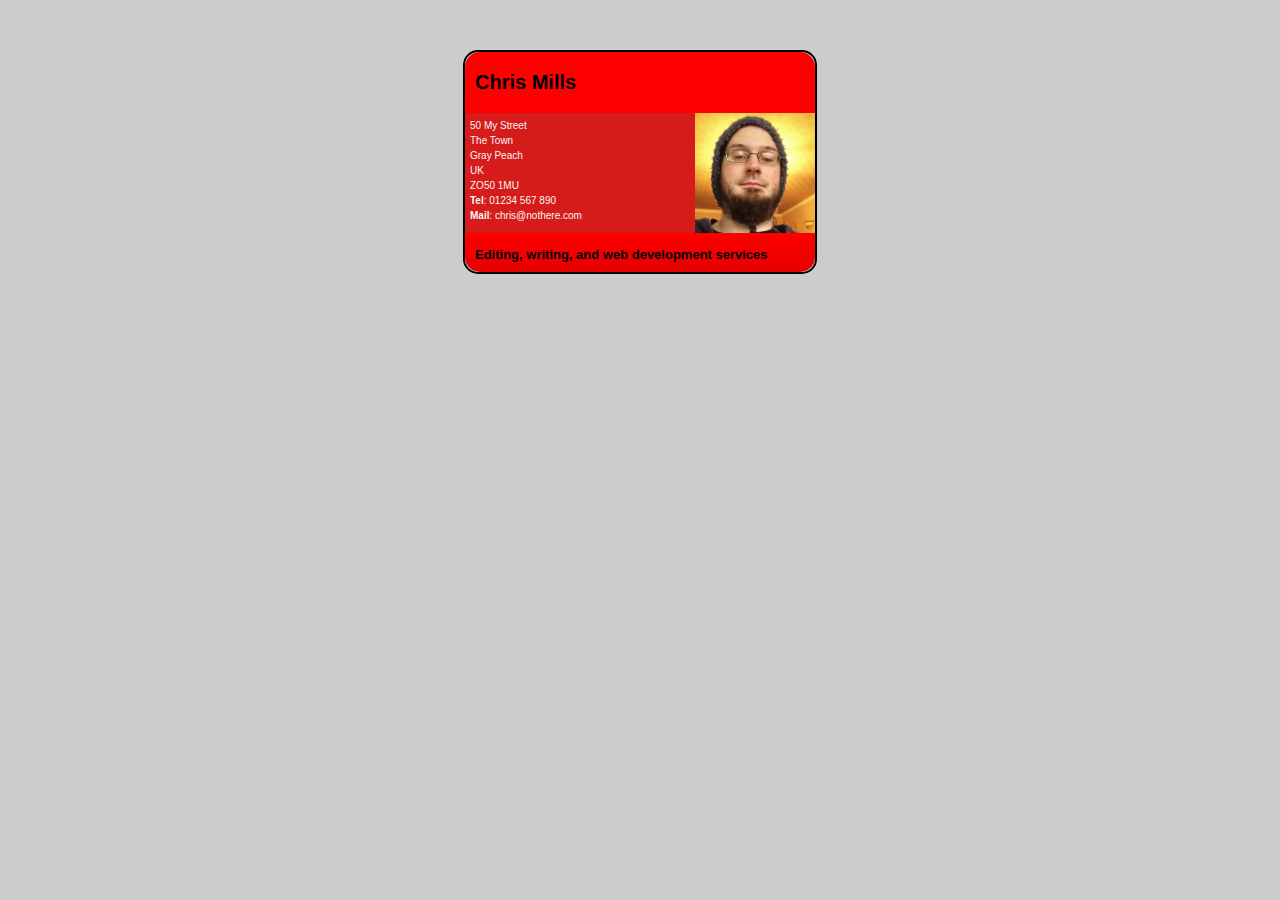
<file: business-card/index.html>
<!DOCTYPE html>
<html>
    <head>
        <meta charset="utf-8" />
        <meta name="viewport" content="width=device-width, initial-scale=1.0" />
        <title>Business Card</title>
        <link rel="stylesheet" href="style.css">
    </head>

    <body>
        <section class="card">
            <header>
                <h2>Chris Mills</h2>
            </header>
            <article>
                <img
                    src="chris.jpg"
                    alt="A picture of Chris - a man with glasses, a beard, and a silly wooly hat"
                />
                <p>
                    50 My Street<br />
                    The Town<br />
                    Gray Peach<br />
                    UK<br />
                    ZO50 1MU<br />
                    <strong>Tel</strong>: 01234 567 890<br />
                    <strong>Mail</strong>: chris@nothere.com
                </p>
            </article>
            <footer>
                <p>Editing, writing, and web development services</p>
            </footer>
        </section>
    </body>
</html>
</file>
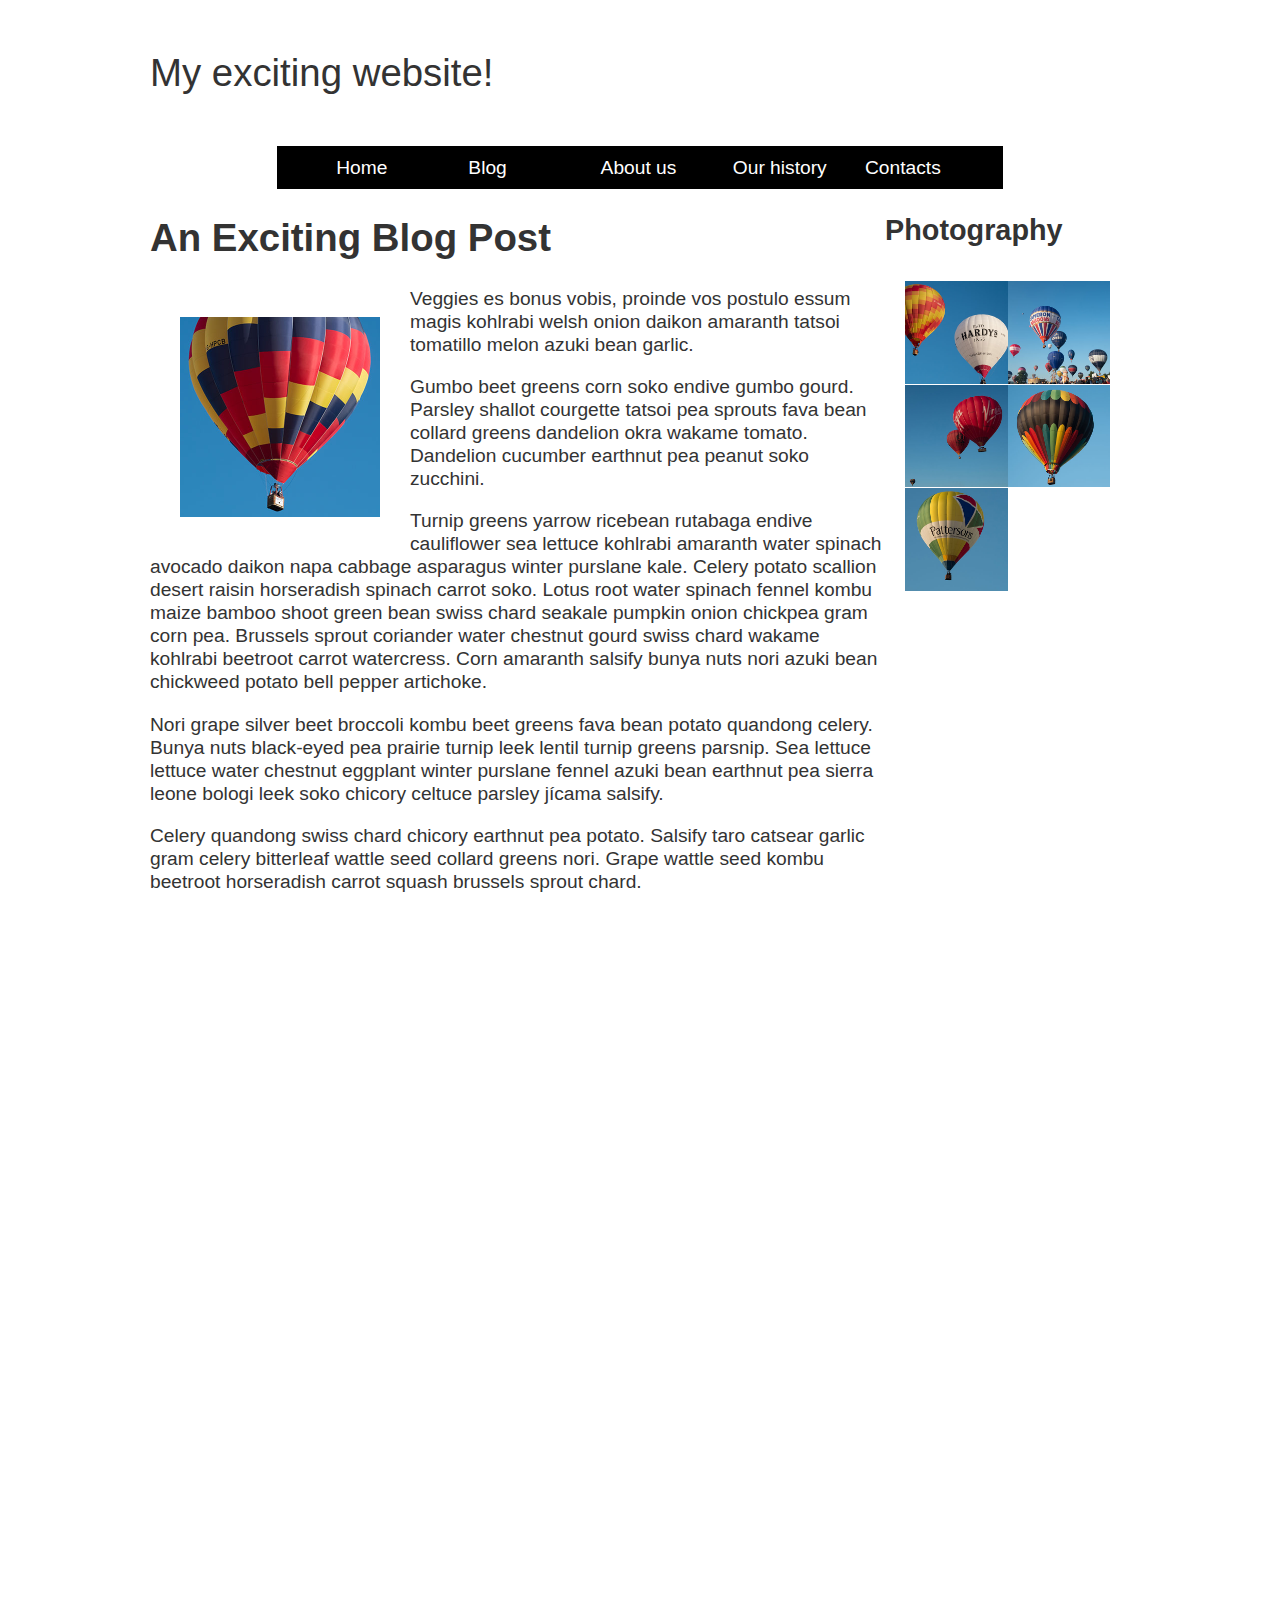
<file: css-layout/index.html>
<!DOCTYPE html>
<html>
    <head>
        <meta charset="utf-8" />
        <title>Layout Task</title>
        <link href="styles.css" rel="stylesheet" type="text/css" />
    </head>

    <body>
        <div class="logo">
            My exciting website!
        </div>

        <nav>
            <ul>
                <li>
                    <a href="">Home</a>
                </li>
                <li>
                    <a href="">Blog</a>
                </li>
                <li>
                    <a href="">About us</a>
                </li>
                <li>
                    <a href="">Our history</a>
                </li>
                <li>
                    <a href="">Contacts</a>
                </li>
            </ul>
        </nav>

        <main class="grid">
            <article>
                <h1>
                    An Exciting Blog Post
                </h1>
                <img
                    src="images/balloon-sq6.jpg"
                    alt="placeholder"
                    class="feature"
                />
                <p>
                    Veggies es bonus vobis, proinde vos postulo essum magis
                    kohlrabi welsh onion daikon amaranth tatsoi tomatillo melon
                    azuki bean garlic.
                </p>

                <p>
                    Gumbo beet greens corn soko endive gumbo gourd. Parsley
                    shallot courgette tatsoi pea sprouts fava bean collard
                    greens dandelion okra wakame tomato. Dandelion cucumber
                    earthnut pea peanut soko zucchini.
                </p>

                <p>
                    Turnip greens yarrow ricebean rutabaga endive cauliflower
                    sea lettuce kohlrabi amaranth water spinach avocado daikon
                    napa cabbage asparagus winter purslane kale. Celery potato
                    scallion desert raisin horseradish spinach carrot soko.
                    Lotus root water spinach fennel kombu maize bamboo shoot
                    green bean swiss chard seakale pumpkin onion chickpea gram
                    corn pea. Brussels sprout coriander water chestnut gourd
                    swiss chard wakame kohlrabi beetroot carrot watercress. Corn
                    amaranth salsify bunya nuts nori azuki bean chickweed potato
                    bell pepper artichoke.
                </p>

                <p>
                    Nori grape silver beet broccoli kombu beet greens fava bean
                    potato quandong celery. Bunya nuts black-eyed pea prairie
                    turnip leek lentil turnip greens parsnip. Sea lettuce
                    lettuce water chestnut eggplant winter purslane fennel azuki
                    bean earthnut pea sierra leone bologi leek soko chicory
                    celtuce parsley jícama salsify.
                </p>

                <p>
                    Celery quandong swiss chard chicory earthnut pea potato.
                    Salsify taro catsear garlic gram celery bitterleaf wattle
                    seed collard greens nori. Grape wattle seed kombu beetroot
                    horseradish carrot squash brussels sprout chard.
                </p>
            </article>

            <aside>
                <h2>
                    Photography
                </h2>
                <ul class="photos">
                    <li>
                        <img src="images/balloon-sq1.jpg" alt="placeholder" />
                    </li>
                    <li>
                        <img src="images/balloon-sq2.jpg" alt="placeholder" />
                    </li>
                    <li>
                        <img src="images/balloon-sq3.jpg" alt="placeholder" />
                    </li>
                    <li>
                        <img src="images/balloon-sq4.jpg" alt="placeholder" />
                    </li>
                    <li>
                        <img src="images/balloon-sq5.jpg" alt="placeholder" />
                    </li>
                </ul>
            </aside>
        </main>
    </body>
</html>
</file>
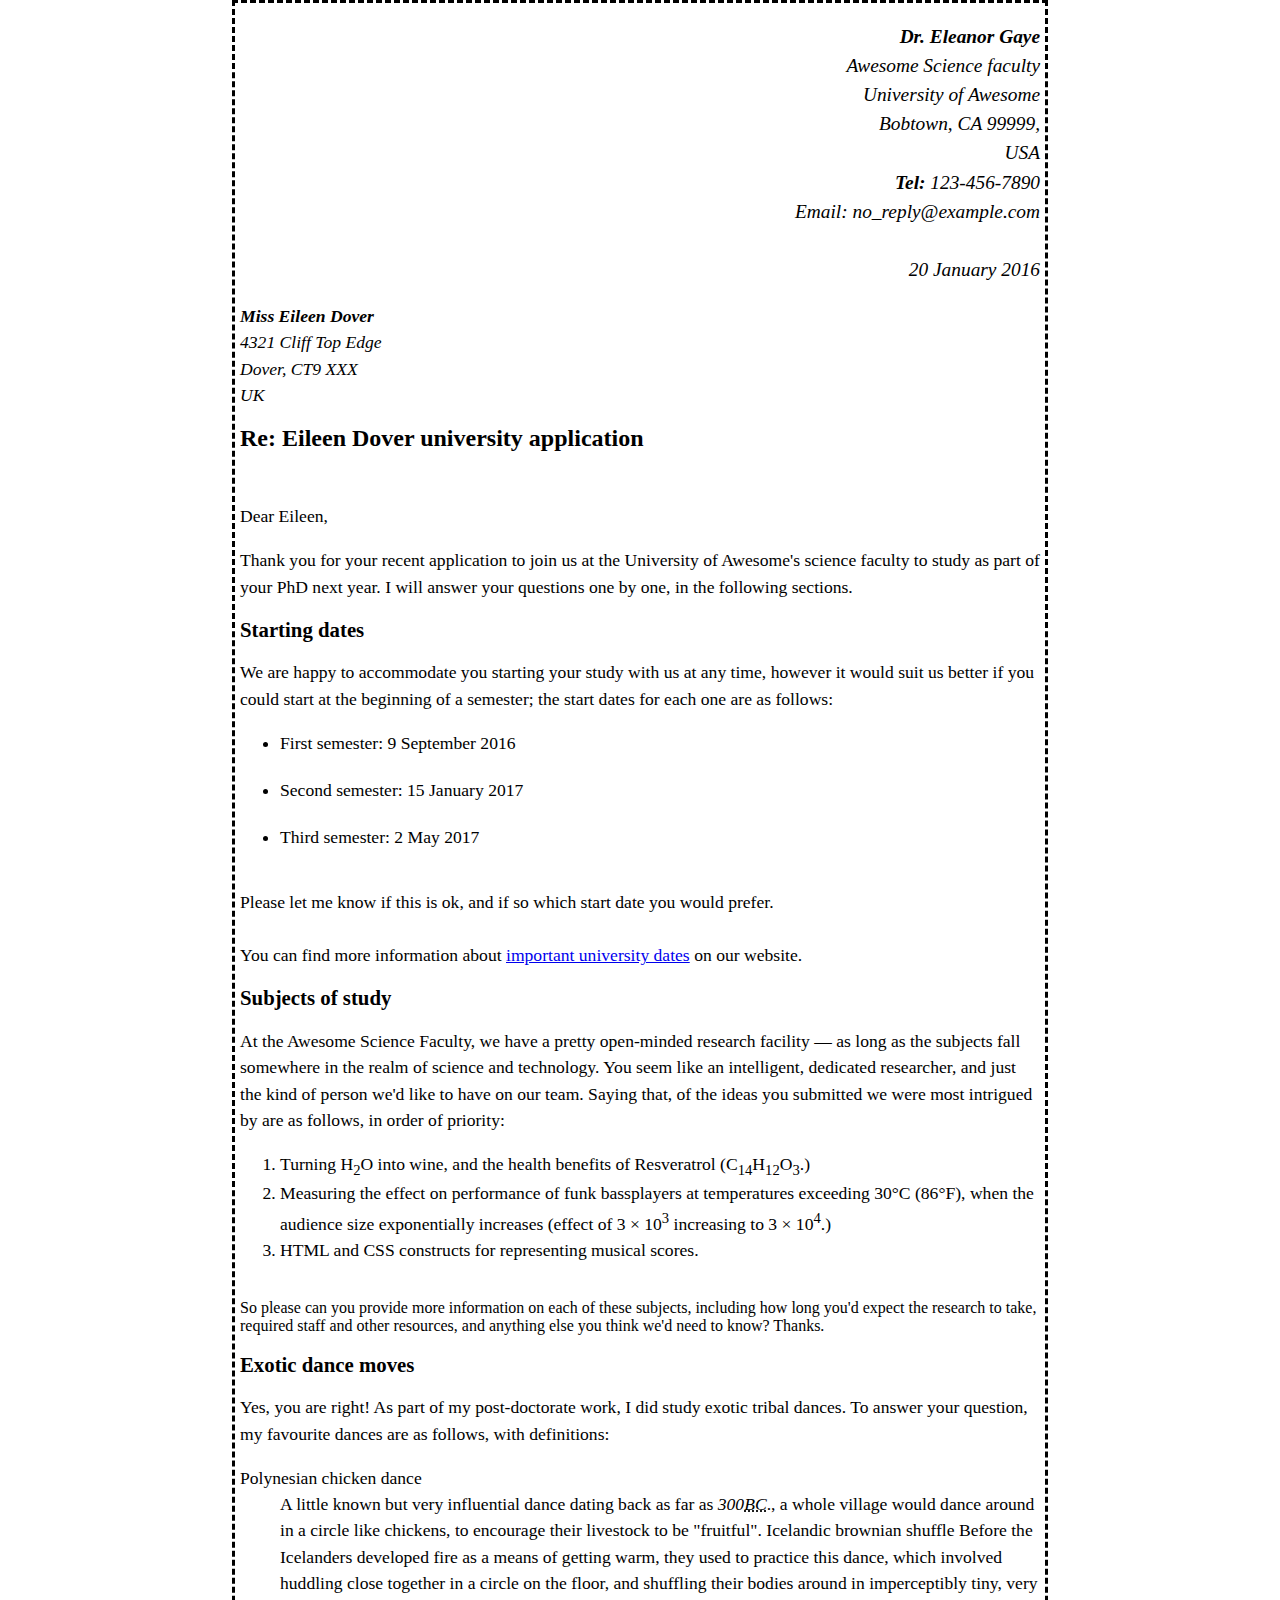
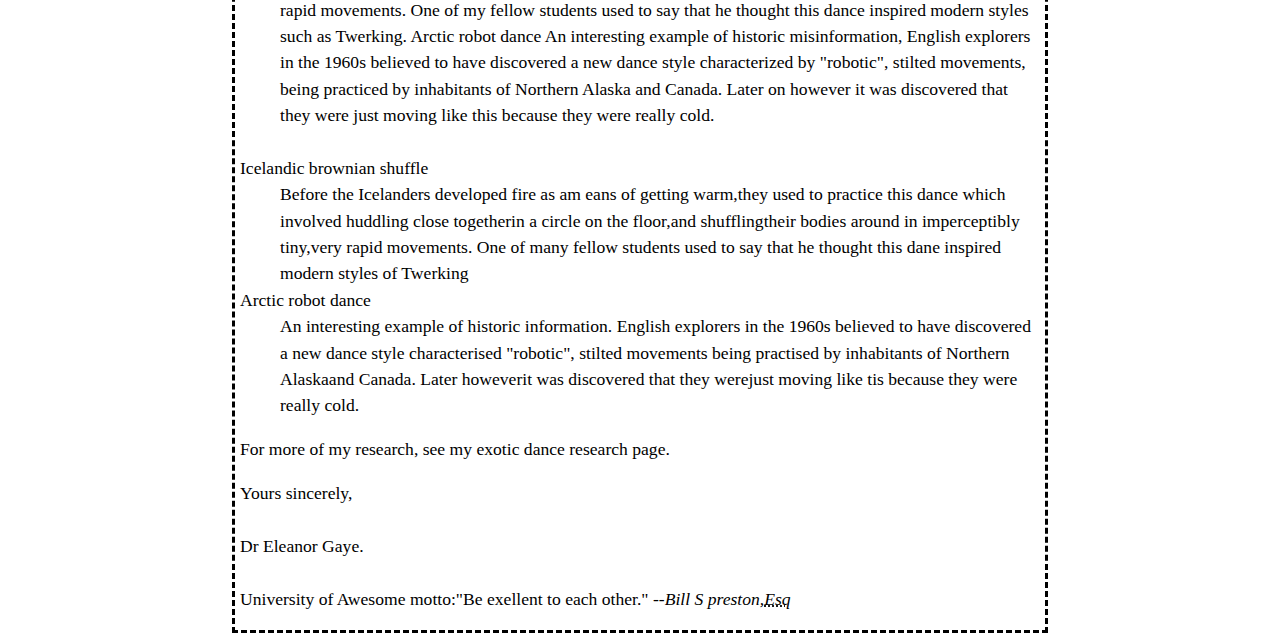
<file: letter/index.html>
<!DOCTYPE html>
<html lang="en">
<head>
    <meta charset="UTF-8">
    <meta name="viewport" content="width=device-width, initial-scale=1.0">
    <meta http-equiv="X-UA-Compatible" content="ie=edge">
    <title>Document</title>
</head>
<style>
    body {
    max-width: 800px;
    margin: 0 auto;
    border:dashed;
    padding:0px 5px 0px 5px;
}

.sender-column {
    text-align: right;
}

h1 {
    font-size: 1.5em;
}

h2 {
    font-size: 1.3em;
}

p,
ul,
ol,
dl,
address {
    font-size: 1.1em;
}

p,
li,
dd,
dt,
address {
    line-height: 1.5;
}

</style>
<body>
    <address class="sender-column">
        <p>
                <strong>Dr. Eleanor Gaye</strong></br>
                Awesome Science faculty</br>
                University of Awesome</br>
                Bobtown, CA 99999,</br>
                USA</br>
                <strong>Tel:</strong> 123-456-7890</br>
                Email: no_reply@example.com</br></br>
                20 January 2016</br>
        </p>
    </address>
    <address>
               <strong>Miss Eileen Dover</strong></br>
                4321 Cliff Top Edge</br>
                Dover, CT9 XXX</br>
                UK</br>
    </address>

    <h1>Re: Eileen Dover university application</h1></br>
    <p>Dear Eileen,</p>
    <p>
            Thank you for your recent application to join us at the University of Awesome's science faculty to study as part of your <abbr>PhD</abbr> next year. I will answer your questions one by one, in the following sections.
    </p>
    <h2>Starting dates</h2>
    <p>
            We are happy to accommodate you starting your study with us at any time, however it would suit us better if you could start at the beginning of a semester; the start dates for each one are as follows:</br>
      <ul>
        <li><time date="2016-09-9">First semester: 9 September 2016</time></li></br>
        <li><time date="2017-01-15">Second semester: 15 January 2017</time></li></br>
        <li><time date="2017-05-02">Third semester: 2 May 2017</time></li></br>   
      </ul>  
    </p>
    <p>
            Please let me know if this is ok, and if so which start date you would prefer.<br><br>
            You can find more information about <a href="#">important university dates</a> on our website.
    </p>

    <h2>Subjects of study</h2>
    <p>
            At the Awesome Science Faculty, we have a pretty open-minded research facility — as long as the subjects fall somewhere in the realm of science and technology. You seem like an intelligent, dedicated researcher, and just the kind of person we'd like to have on our team. Saying that, of the ideas you submitted we were most intrigued by are as follows, in order of priority:
            <ol>
                <li>Turning H<sub>2</sub>O into wine, and the health benefits of Resveratrol (C<sub>14</sub>H<sub>12</sub>O<sub>3</sub>.)</li>
                <li>Measuring the effect on performance of funk bassplayers at temperatures exceeding 30°C (86°F), when the audience size exponentially increases (effect of 3 × 10<sup>3</sup> increasing to 3 × 10<sup>4</sup>.)</li>
                <li>HTML and CSS constructs for representing musical scores.</li>
            </ol></br>
            So please can you provide more information on each of these subjects, including how long you'd expect the research to take, required staff and other resources, and anything else you think we'd need to know? Thanks.
    </p>
    <h2>Exotic dance moves</h2>
    <p>
            Yes, you are right! As part of my post-doctorate work, I did study exotic tribal dances. To answer your question, my favourite dances are as follows, with definitions:
    </p>
    <dl>
        <dt>Polynesian chicken dance</dt>
        <dd>
            A little known but very influential dance dating back as far as <i>300<abbr title="Before Christ">BC</abbr></i>., a whole village would dance around in a circle like chickens, to encourage their livestock to be "fruitful".
            Icelandic brownian shuffle
            Before the Icelanders developed fire as a means of getting warm, they used to practice this dance, which involved huddling close together in a circle on the floor, and shuffling their bodies around in imperceptibly tiny, very rapid movements. One of my fellow students used to say that he thought this dance inspired modern styles such as Twerking.
            Arctic robot dance
            An interesting example of historic misinformation, English explorers in the 1960s believed to have discovered a new dance style characterized by "robotic", stilted movements, being practiced by inhabitants of Northern Alaska and Canada. Later on however it was discovered that they were just moving like this because they were really cold.</br><br>
        </dd>
        <dt>Icelandic brownian shuffle</dt>
        <dd>
            Before the Icelanders developed fire as am eans of getting warm,they used to practice this dance
            which involved huddling close togetherin a circle on the floor,and shufflingtheir bodies around in
            imperceptibly tiny,very rapid movements. One of many fellow students used to say that he thought this
            dane inspired modern styles of Twerking 
        </dd>
        <dt>Arctic robot dance</dt>
        <dd>
            An interesting example of historic information. English explorers in the 1960s believed to have
            discovered a new dance style characterised "robotic", stilted movements being practised by inhabitants
            of Northern Alaskaand Canada. Later howeverit was discovered that they werejust moving like tis
            because they were really cold.  
        </dd>
    </dl>

    <p>
            For more of my research, see my exotic dance research page.
    </p>
    <p>
        Yours sincerely,<br><br>
        Dr Eleanor Gaye.<br><br>
        University of Awesome motto:"Be exellent to each other." <i>--Bill S preston,<abbr title="Equist">Esq</abbr></i>
    </p>
</body>
</html>
</file>
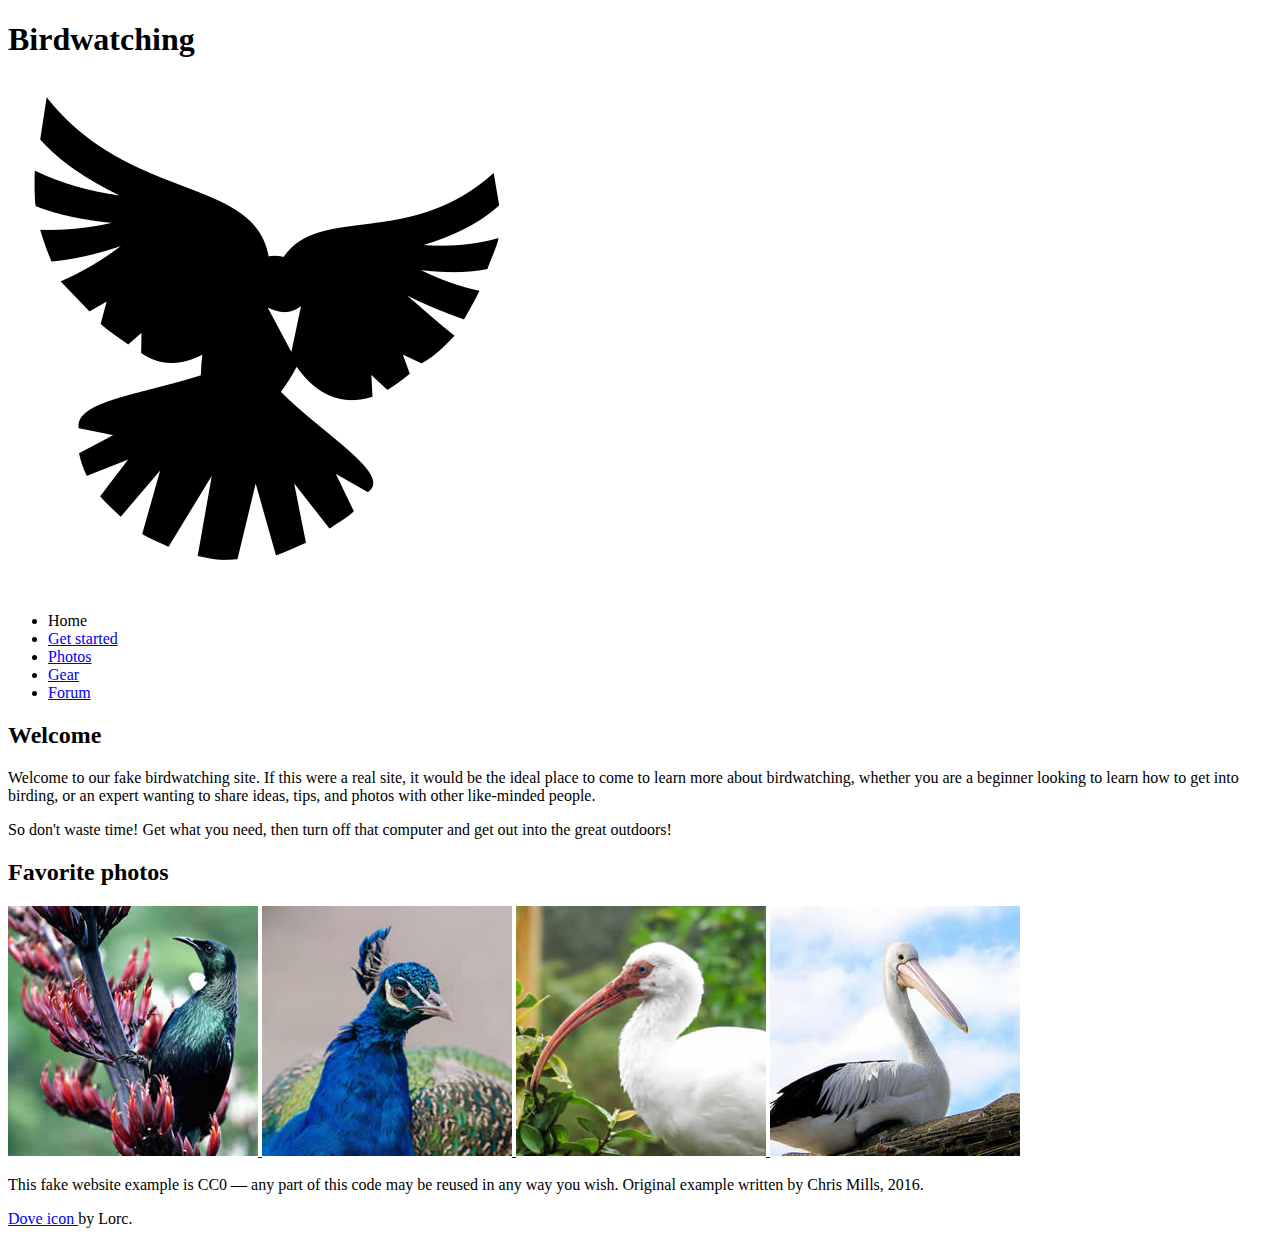
<file: page-structure/index.html>
<!DOCTYPE html>
<html>
    <head>
        <meta charset="utf-8" />
        <meta name="viewport" content="width=device-width, initial-scale=1.0" />
        <title>Birdwatching</title>
        <link
            href="https://fonts.googleapis.com/css?family=Roboto+Condensed:300|Cinzel+Decorative:700"
            rel="stylesheet"
        />
    </head>

    <body>
        <h1>Birdwatching</h1>
        <img src="images/dove.png" alt="a simple dove logo" />

        <ul>
            <li><span>Home</span></li>
            <li><a href="#">Get started</a></li>
            <li><a href="#">Photos</a></li>
            <li><a href="#">Gear</a></li>
            <li><a href="#">Forum</a></li>
        </ul>

        <h2>Welcome</h2>

        <p>
            Welcome to our fake birdwatching site. If this were a real site, it
            would be the ideal place to come to learn more about birdwatching,
            whether you are a beginner looking to learn how to get into birding,
            or an expert wanting to share ideas, tips, and photos with other
            like-minded people.
        </p>

        <p>
            So don't waste time! Get what you need, then turn off that computer
            and get out into the great outdoors!
        </p>

        <h2>Favorite photos</h2>

        <a href="images/favorite-1.jpg">
            <img
                src="images/favorite-1_th.jpg"
                alt="Small black bird, black claws, long black slender beak, links to larger version of the image"
            />
        </a>
        <a href="images/favorite-2.jpg">
            <img
                src="images/favorite-2_th.jpg"
                alt="Top half of a pretty bird with bright blue plumage on neck, light colored beak, blue headdress, links to larger version of the image"
            />
        </a>
        <a href="images/favorite-3.jpg">
            <img
                src="images/favorite-3_th.jpg"
                alt="Top half of a large bird with white plumage, very long curved narrow light colored break, links to larger version of the image"
            />
        </a>
        <a href="images/favorite-4.jpg">
            <img
                src="images/favorite-4_th.jpg"
                alt="Large bird, mostly white plumage with black plumage on back and rear, long straight white beak, links to larger version of the image"
            />
        </a>

        <p>
            This fake website example is CC0 — any part of this code may be
            reused in any way you wish. Original example written by Chris Mills,
            2016.
        </p>

        <p>
            <a href="http://game-icons.net/lorc/originals/dove.html">
                Dove icon
            </a>
            by Lorc.
        </p>
    </body>
</html>
</file>
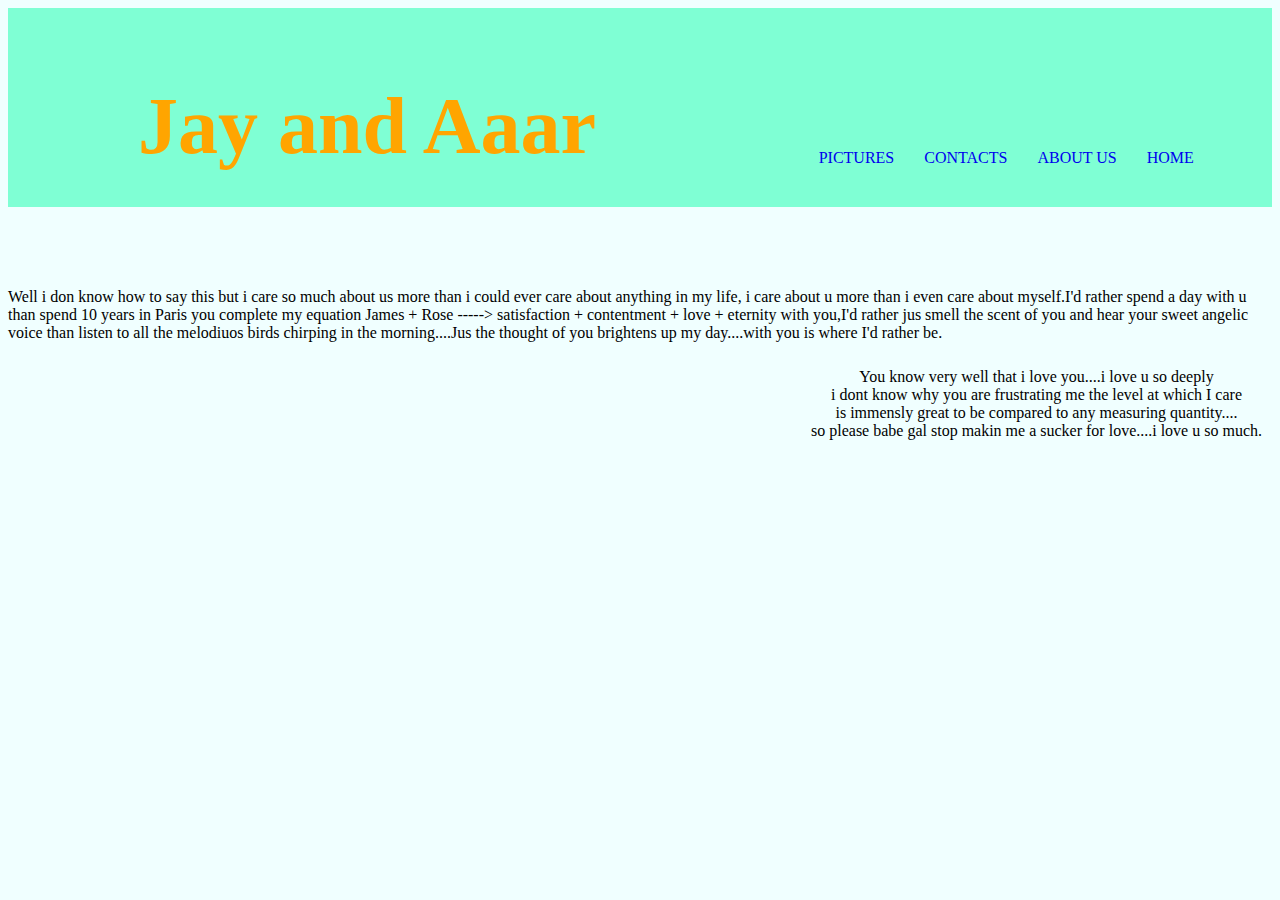
<file: selfproject/index.html>
<!DOCTYPE html>
<html lang="en">
<head>
    <meta charset="UTF-8">
    <meta name="viewport" content="width=device-width, initial-scale=1.0">
    <meta http-equiv="X-UA-Compatible" content="ie=edge">
    <title>Document</title>
    <link rel="stylesheet" href="style.css">
</head>
<body>
    <header>

        <h1 class="head">
            <span>Jay and Aaar</span>
        </h1>
        <nav>
            <ul>
               <a href="#"><li>HOME</li></a>
                <a href="#"><li>ABOUT US</li></a>
                <a href="#"><li>CONTACTS</li></a>
                <a href="#"><li>PICTURES</li></a>
            </l>
        </nav>
    </header>
    <main>
        <article>
            <p>
            Well i don know how to say this but i care so much about us more than i could ever care about anything
            in my life, i care about u more than i even care about myself.I'd rather spend a day with u than spend
            10 years in Paris you complete my equation James + Rose -----> satisfaction + contentment + love + eternity
            with you,I'd rather jus smell the scent of you and hear your sweet angelic voice than listen to all the
            melodiuos birds chirping in the morning....Jus the thought of you brightens up my day....with you is where I'd rather
            be.
            </p>
        </article>
        <aside>
            You know very well that i love you....i love u so deeply <br/>
            i dont know why you are frustrating me the level at which I care <br/>
            is immensly great to be compared to any measuring quantity....<br/>
            so please babe gal stop makin me a sucker for love....i love u so much.

        </aside>
    </main>
    <footer>

    </footer>

</body>
</html>
</file>
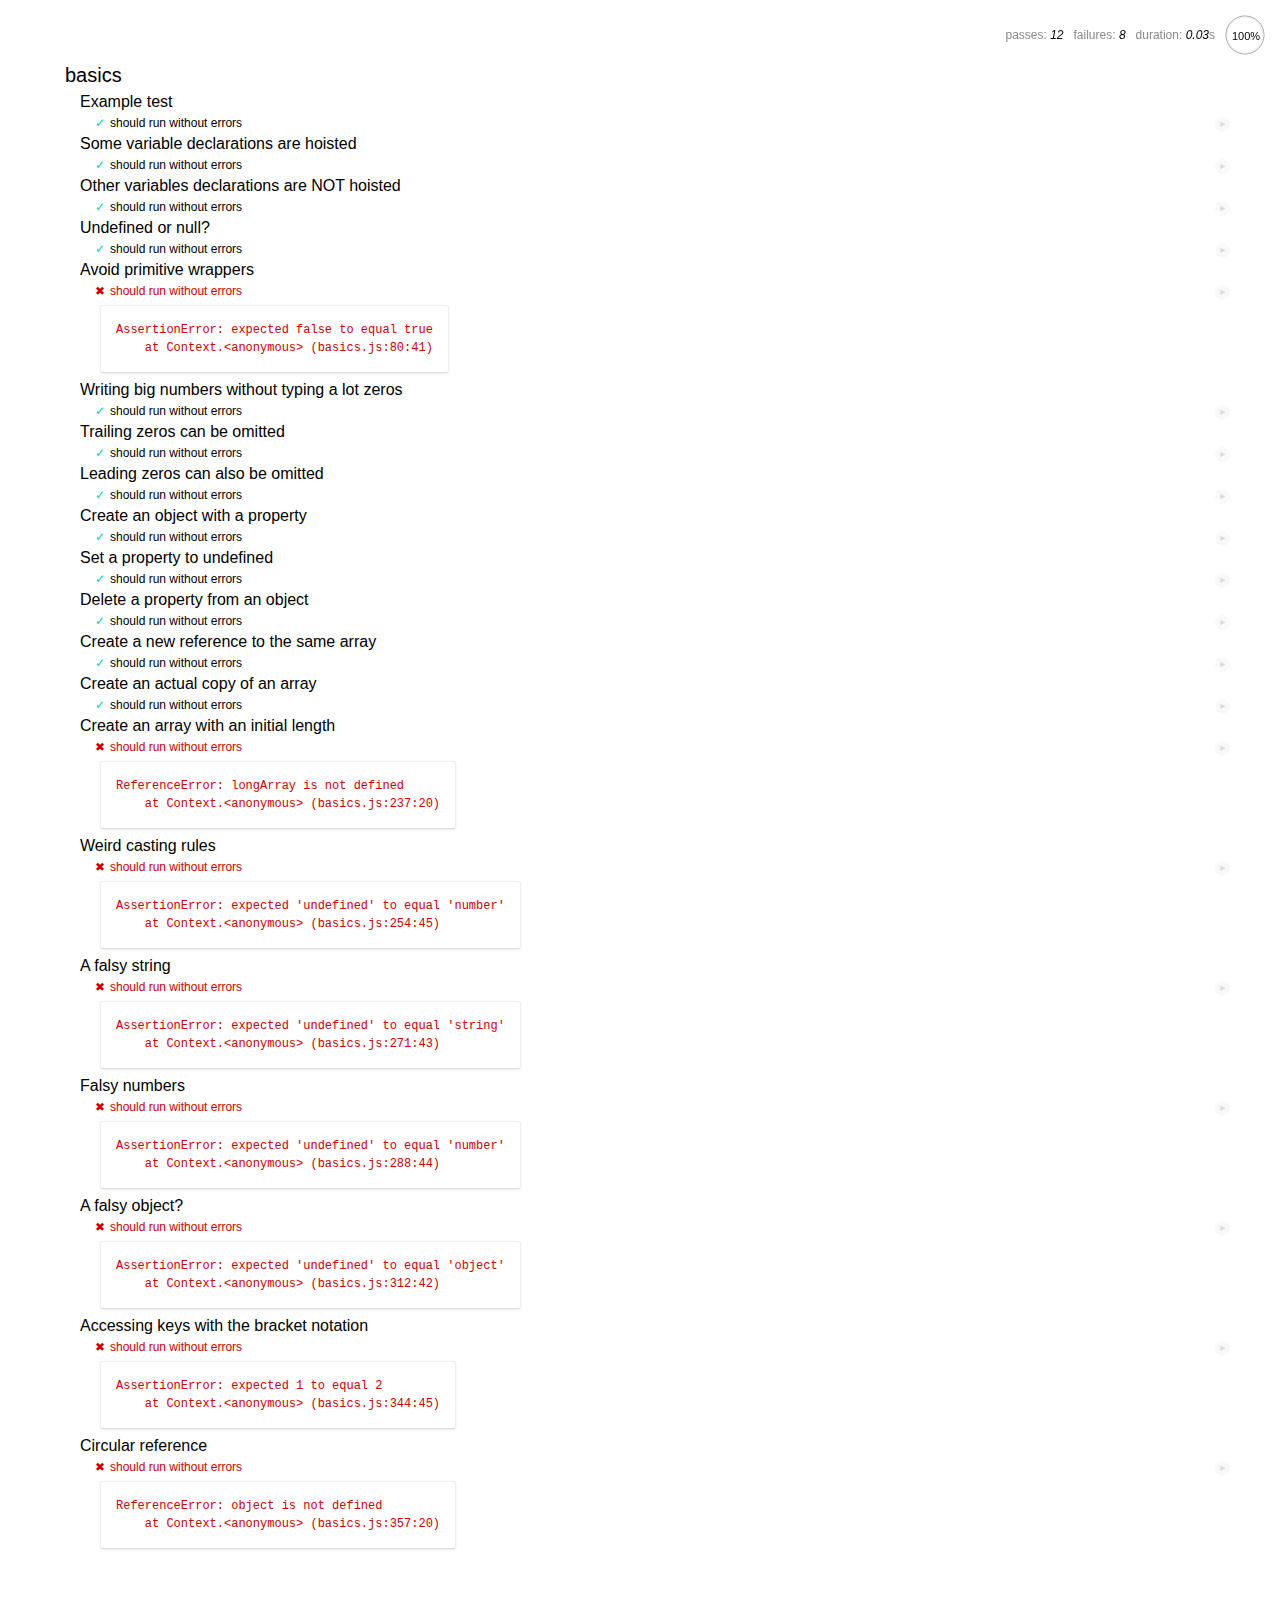
<file: js-exercises/1-basics/index.html>
<!DOCTYPE html>
<html>
    <head>
        <title>Basics</title>
        <meta charset="utf-8" />
        <link href="../vendor/mocha@6.2.1/mocha.css" rel="stylesheet" />
        <script src="../vendor/chai@4.2.0/chai.js"></script>
        <script src="../vendor/mocha@6.2.1/mocha.js"></script>
    </head>

    <body>
        <div id="mocha"></div>
        <script>
            mocha.setup("bdd");

            var expect = chai.expect;
        </script>
        <script src="basics.js"></script>
        <script>
            mocha.run();
        </script>
    </body>
</html>
</file>
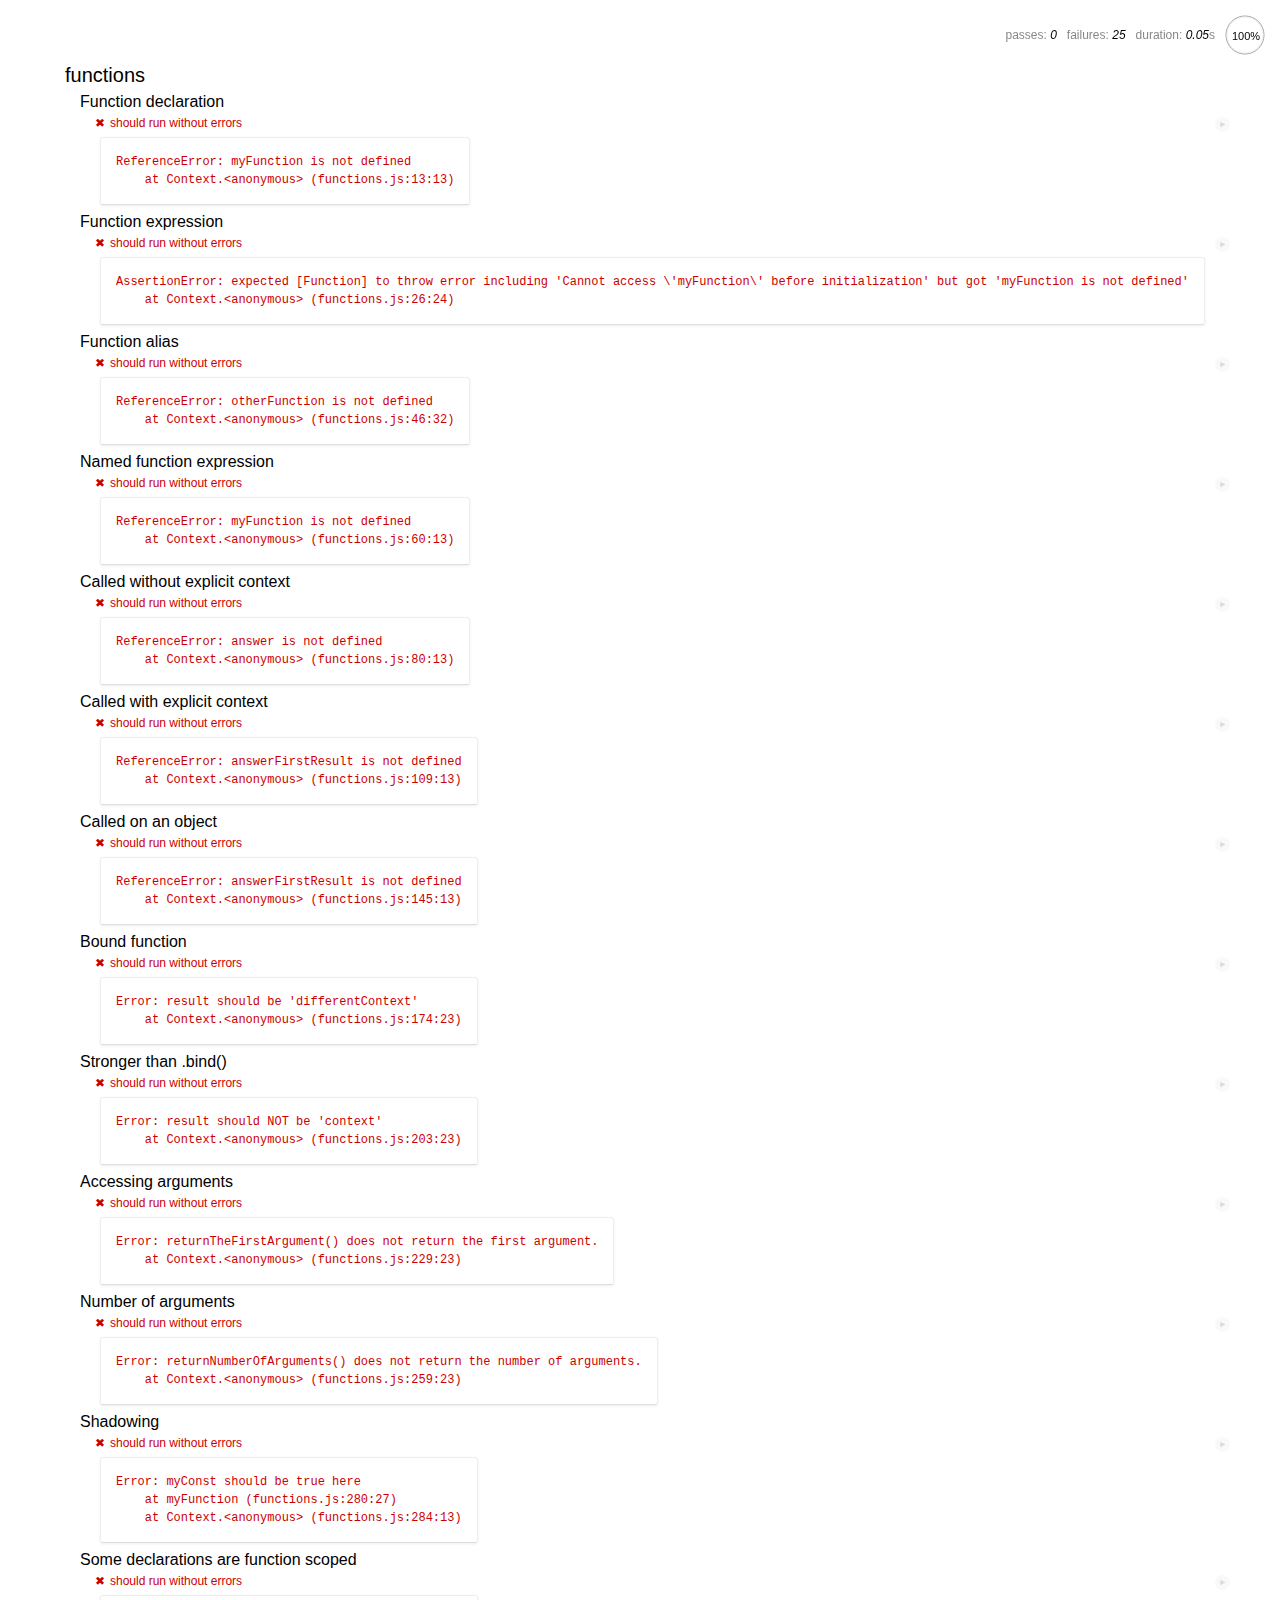
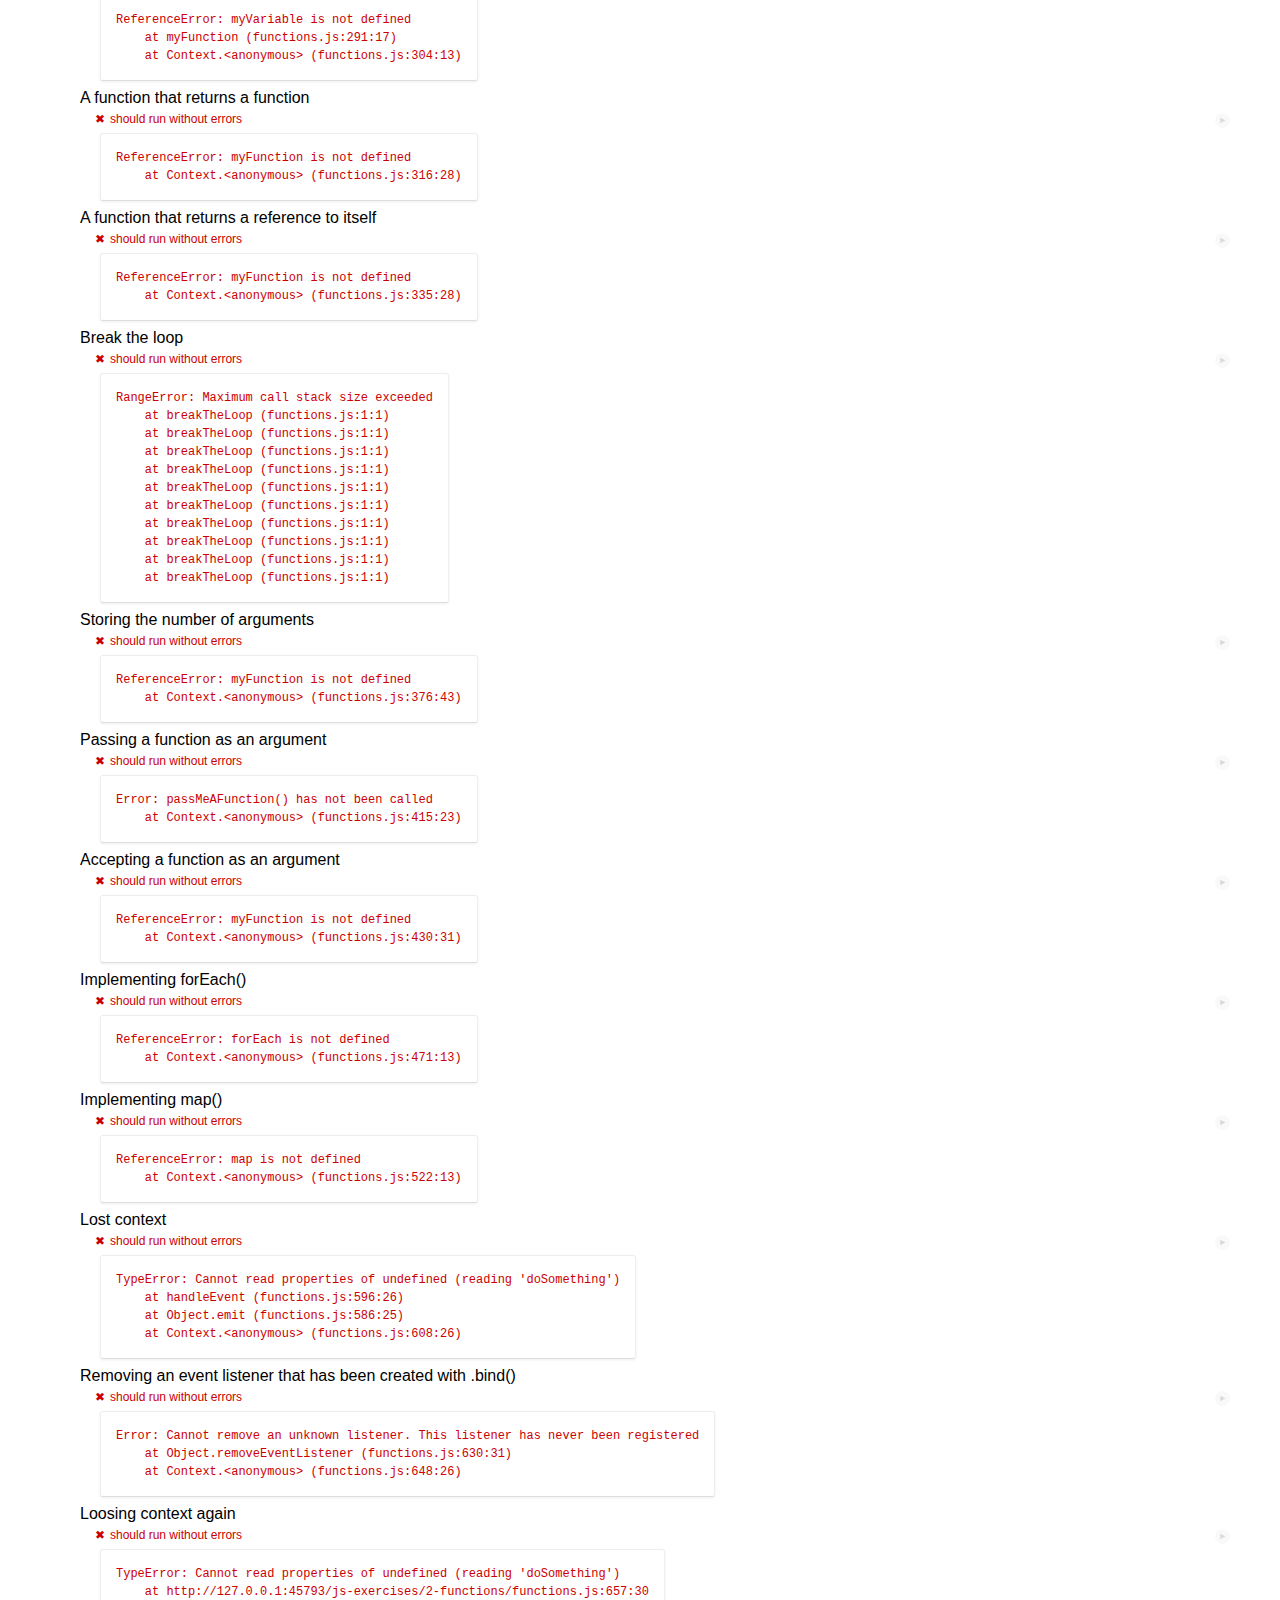
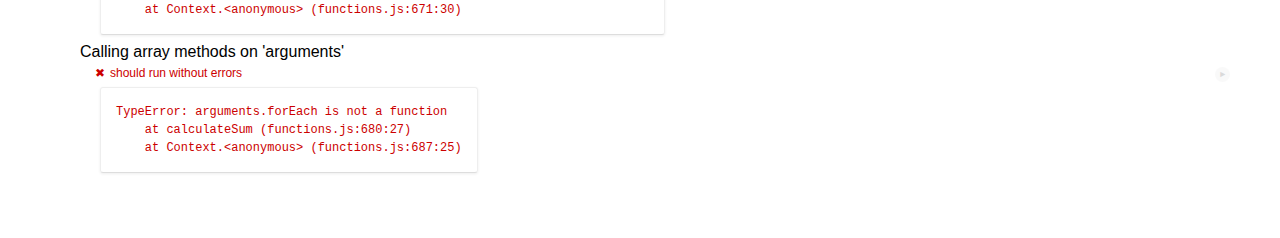
<file: js-exercises/2-functions/index.html>
<!DOCTYPE html>
<html>
    <head>
        <title>Functions</title>
        <meta charset="utf-8" />
        <link href="../vendor/mocha@6.2.1/mocha.css" rel="stylesheet" />
        <script src="../vendor/chai@4.2.0/chai.js"></script>
        <script src="../vendor/mocha@6.2.1/mocha.js"></script>
    </head>

    <body>
        <div id="mocha"></div>
        <script>
            mocha.setup("bdd");

            var expect = chai.expect;
        </script>
        <script src="functions.js"></script>
        <script>
            mocha.run();
        </script>
    </body>
</html>
</file>
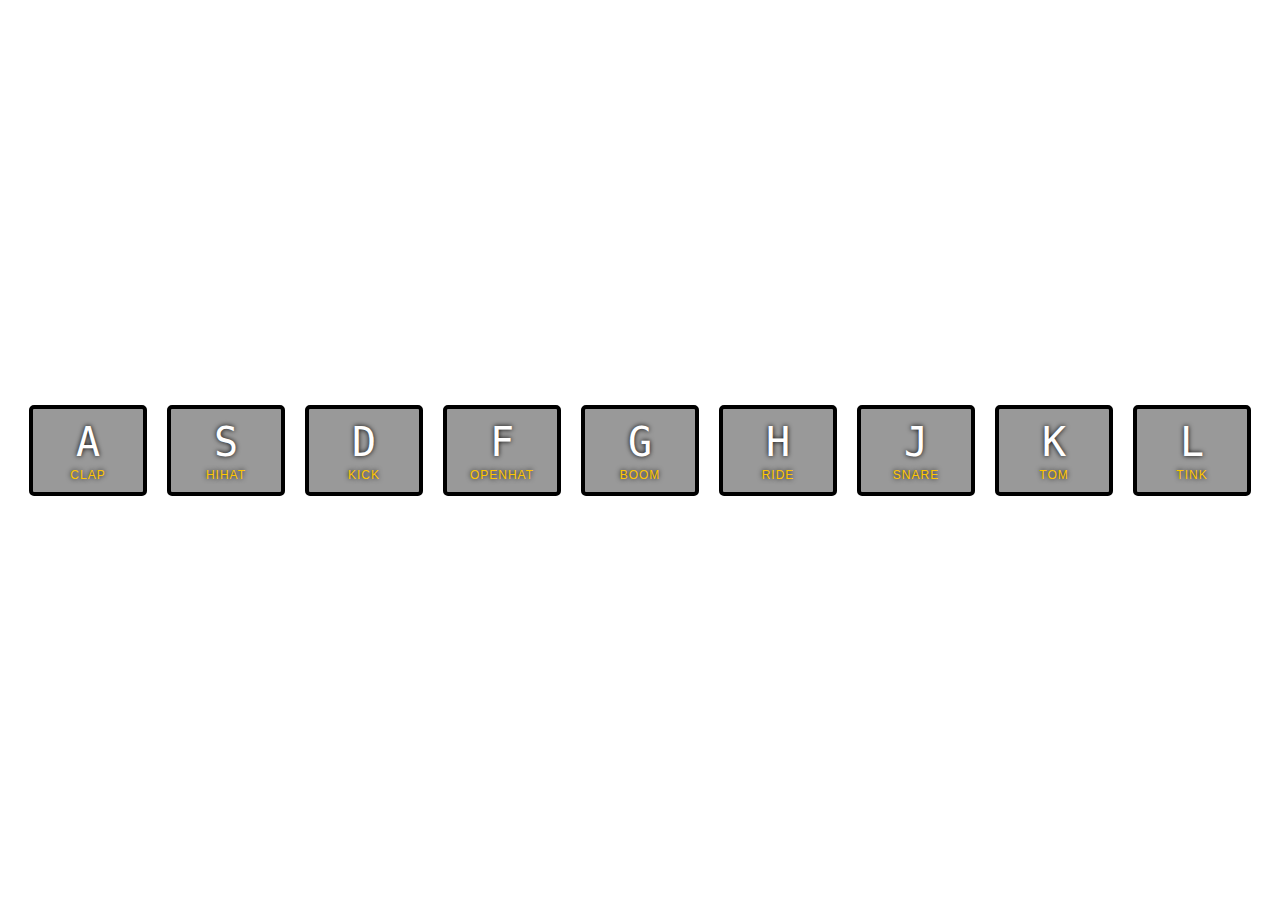
<file: js-exercises/3-dom/index.html>
<!DOCTYPE html>
<html lang="en">

<head>
  <meta charset="UTF-8">
  <title>JS Drum Kit</title>
  <link rel="stylesheet" href="style.css">
</head>

<body>
  <div class="keys">
    <div data-key="65" class="key">
      <kbd>A</kbd>
      <span class="sound">clap</span>
    </div>
    <div data-key="83" class="key">
      <kbd>S</kbd>
      <span class="sound">hihat</span>
    </div>
    <div data-key="68" class="key">
      <kbd>D</kbd>
      <span class="sound">kick</span>
    </div>
    <div data-key="70" class="key">
      <kbd>F</kbd>
      <span class="sound">openhat</span>
    </div>
    <div data-key="71" class="key">
      <kbd>G</kbd>
      <span class="sound">boom</span>
    </div>
    <div data-key="72" class="key">
      <kbd>H</kbd>
      <span class="sound">ride</span>
    </div>
    <div data-key="74" class="key">
      <kbd>J</kbd>
      <span class="sound">snare</span>
    </div>
    <div data-key="75" class="key">
      <kbd>K</kbd>
      <span class="sound">tom</span>
    </div>
    <div data-key="76" class="key">
      <kbd>L</kbd>
      <span class="sound">tink</span>
    </div>
  </div>

  <audio data-key="65" src="sounds/clap.wav"></audio>
  <audio data-key="83" src="sounds/hihat.wav"></audio>
  <audio data-key="68" src="sounds/kick.wav"></audio>
  <audio data-key="70" src="sounds/openhat.wav"></audio>
  <audio data-key="71" src="sounds/boom.wav"></audio>
  <audio data-key="72" src="sounds/ride.wav"></audio>
  <audio data-key="74" src="sounds/snare.wav"></audio>
  <audio data-key="75" src="sounds/tom.wav"></audio>
  <audio data-key="76" src="sounds/tink.wav"></audio>

  <script>
    // TODO: Add your code here
  </script>
</body>

</html>
</file>
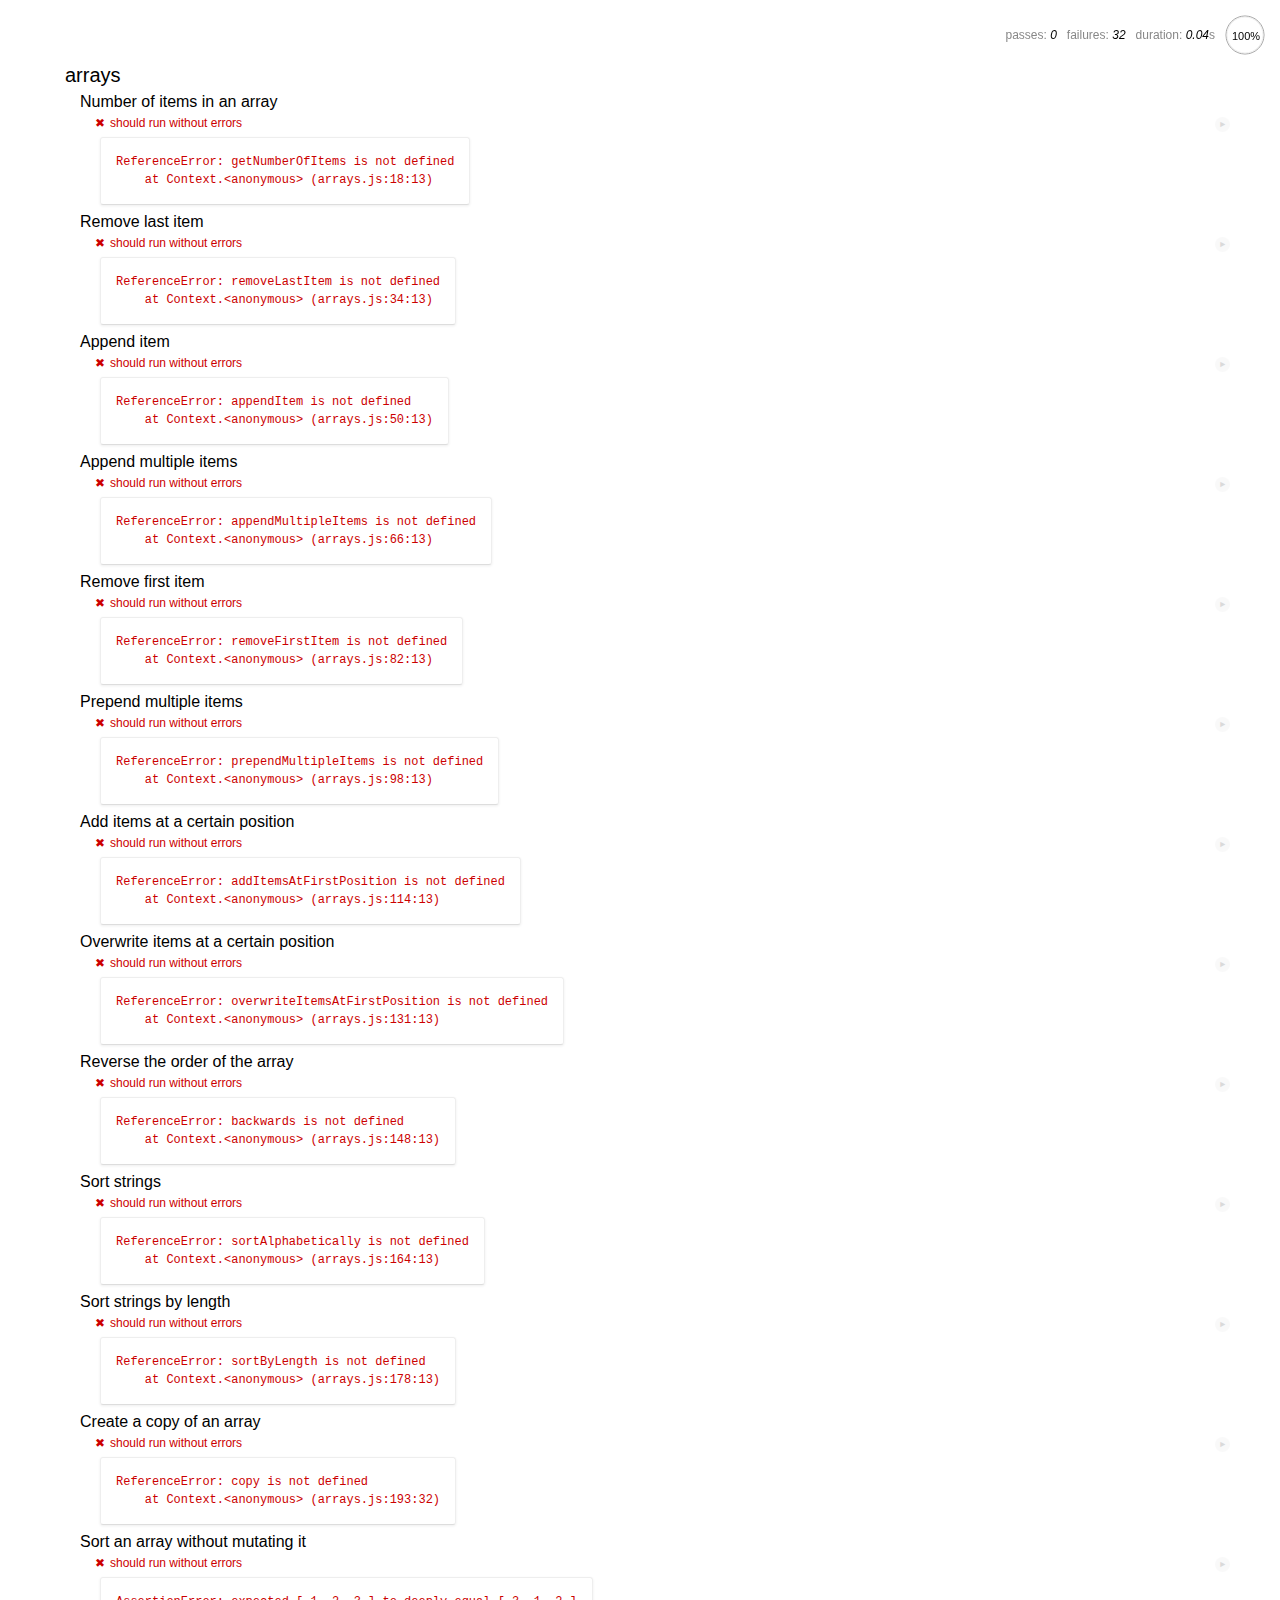
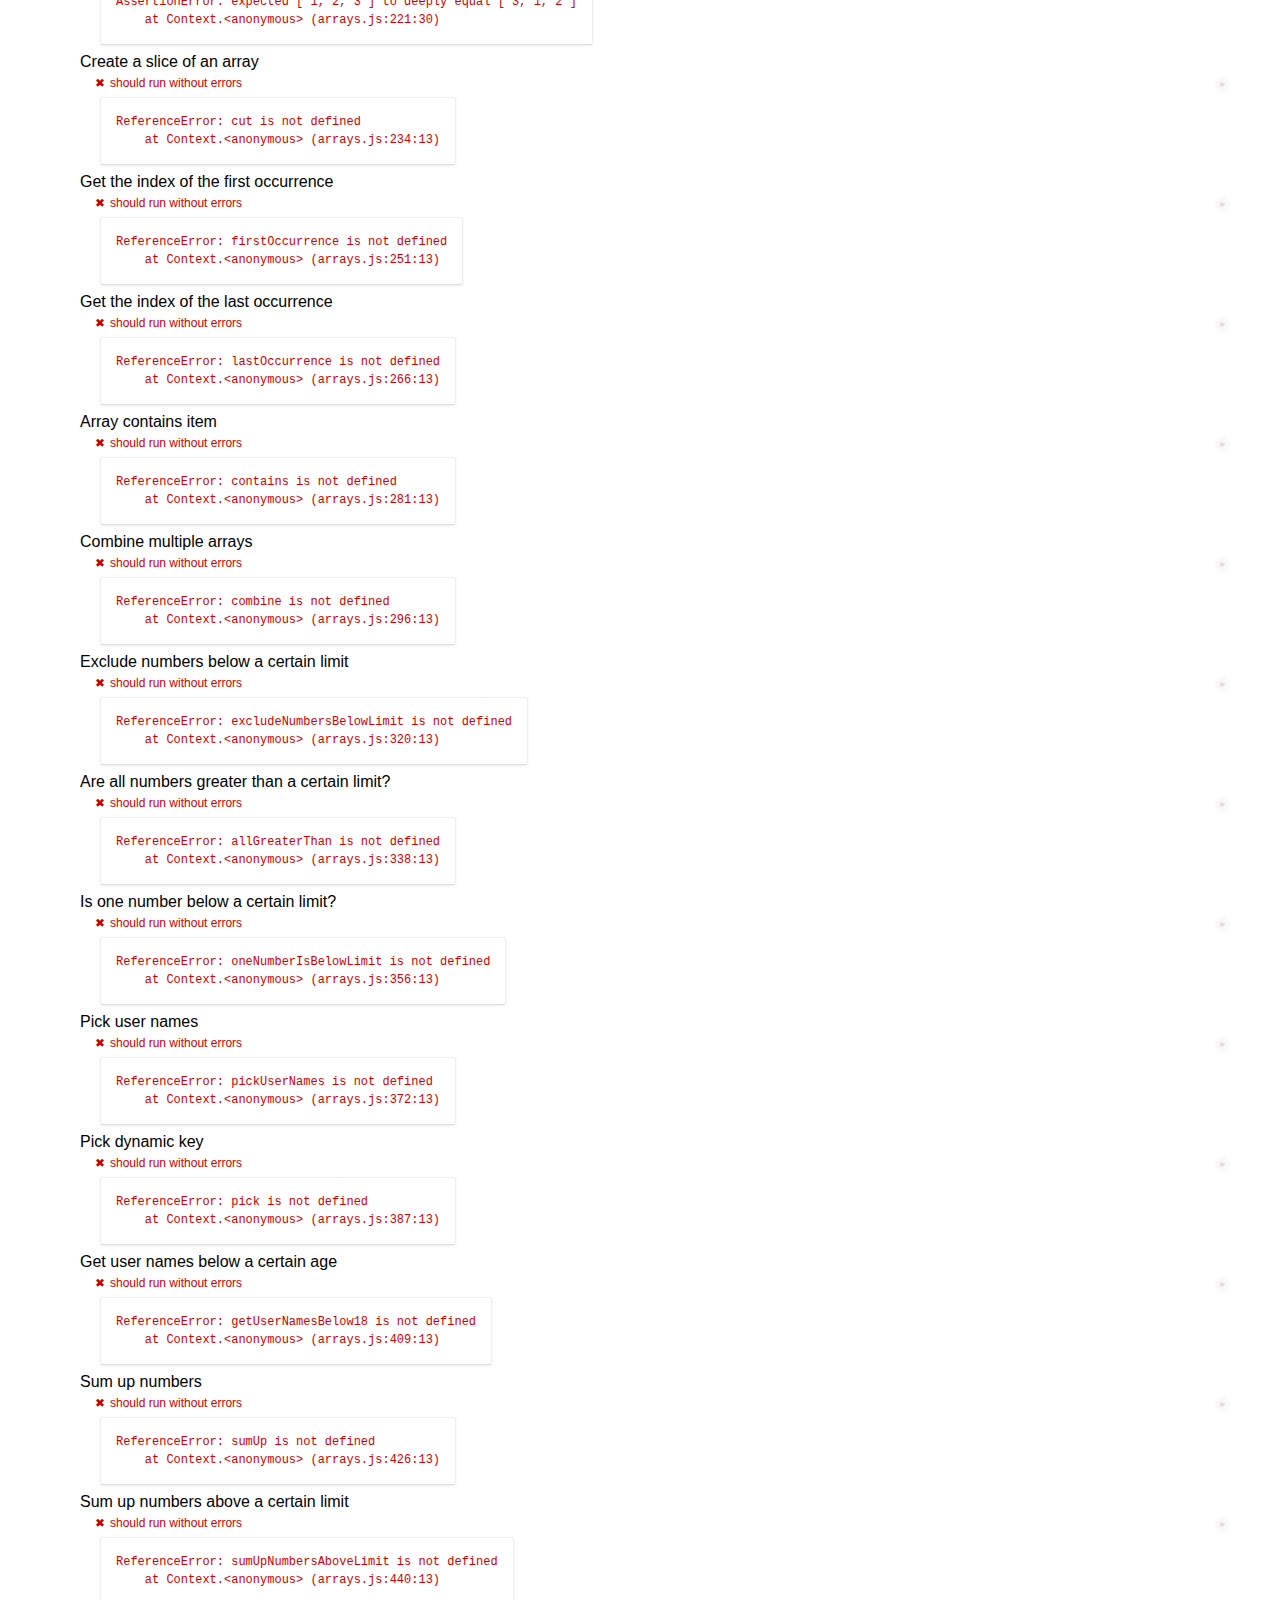
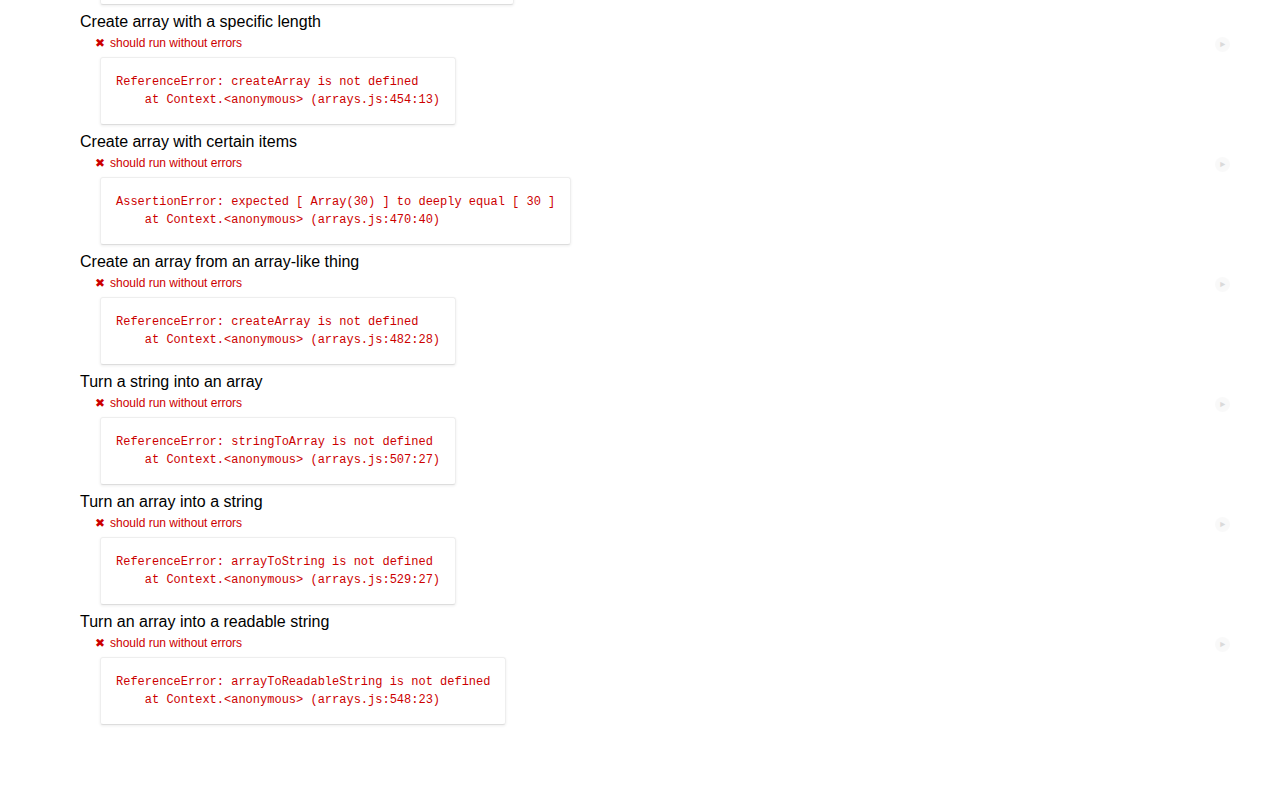
<file: js-exercises/4-standard-lib/arrays.html>
<!DOCTYPE html>
<html>
    <head>
        <title>Arrays</title>
        <meta charset="utf-8" />
        <link href="../vendor/mocha@6.2.1/mocha.css" rel="stylesheet" />
        <script src="../vendor/chai@4.2.0/chai.js"></script>
        <script src="../vendor/mocha@6.2.1/mocha.js"></script>
    </head>

    <body>
        <div id="mocha"></div>
        <script>
            mocha.setup("bdd");

            var expect = chai.expect;
        </script>
        <script src="arrays.js"></script>
        <script>
            mocha.run();
        </script>
    </body>
</html>
</file>
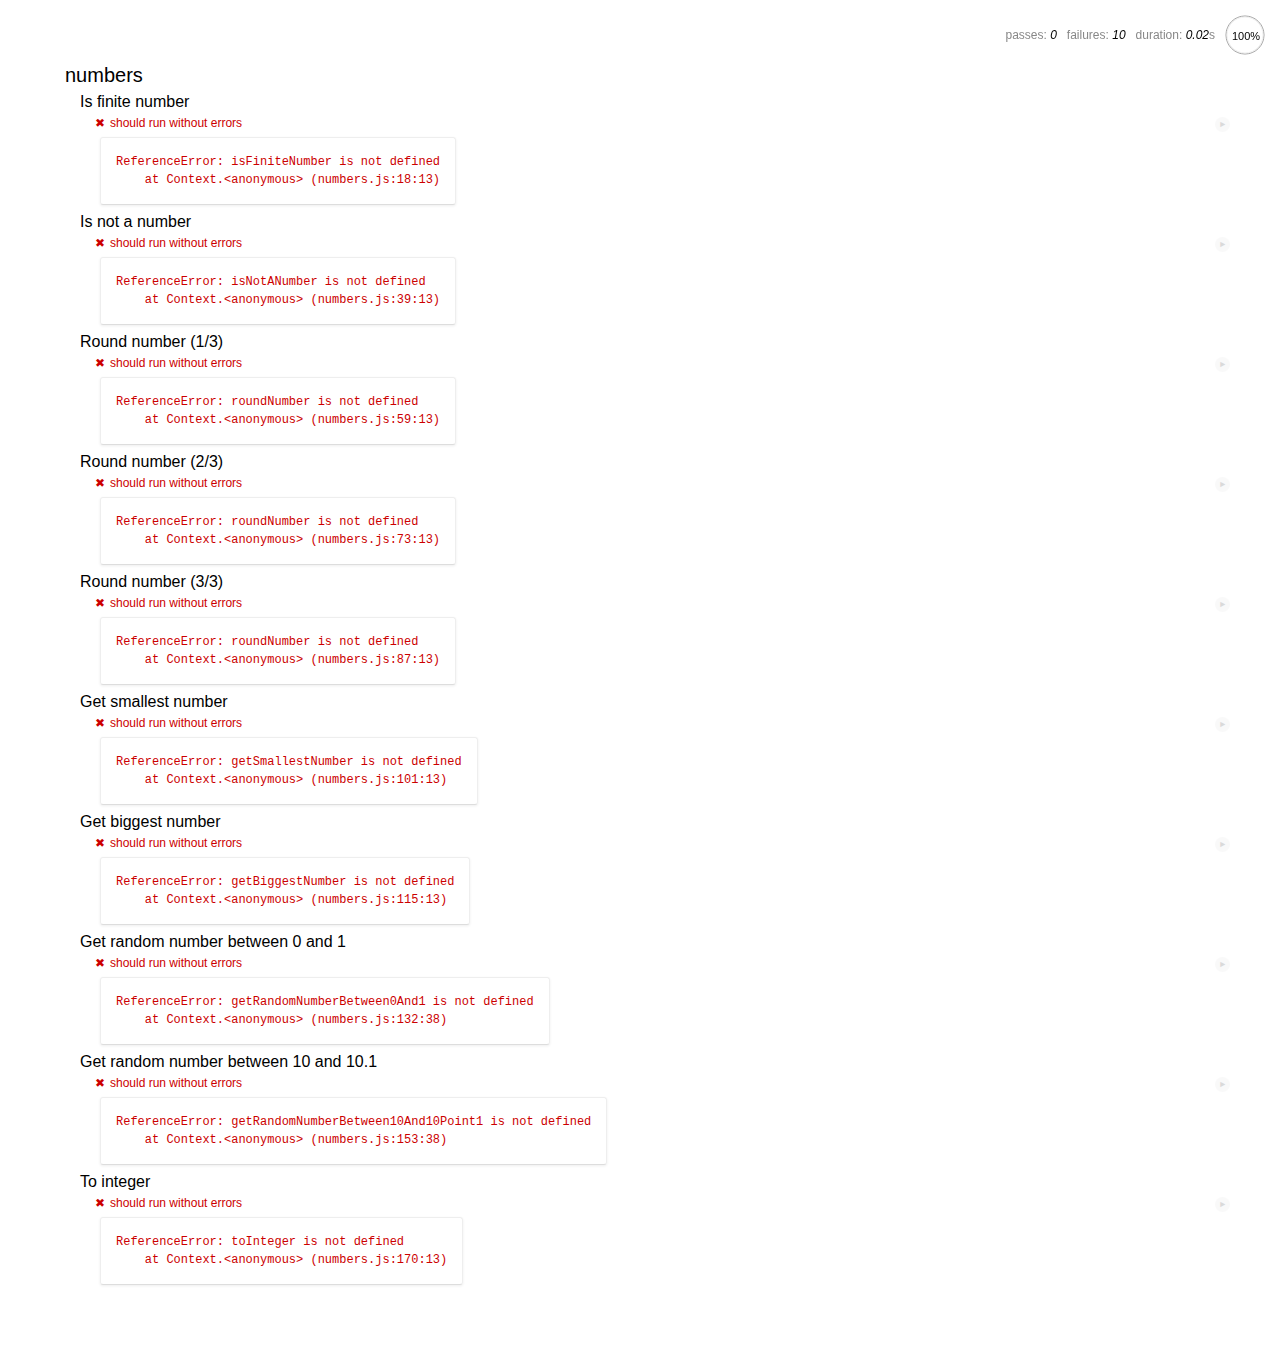
<file: js-exercises/4-standard-lib/numbers.html>
<!DOCTYPE html>
<html>
    <head>
        <title>Numbers</title>
        <meta charset="utf-8" />
        <link href="../vendor/mocha@6.2.1/mocha.css" rel="stylesheet" />
        <script src="../vendor/chai@4.2.0/chai.js"></script>
        <script src="../vendor/mocha@6.2.1/mocha.js"></script>
    </head>

    <body>
        <div id="mocha"></div>
        <script>
            mocha.setup("bdd");

            var expect = chai.expect;
        </script>
        <script src="numbers.js"></script>
        <script>
            mocha.run();
        </script>
    </body>
</html>
</file>
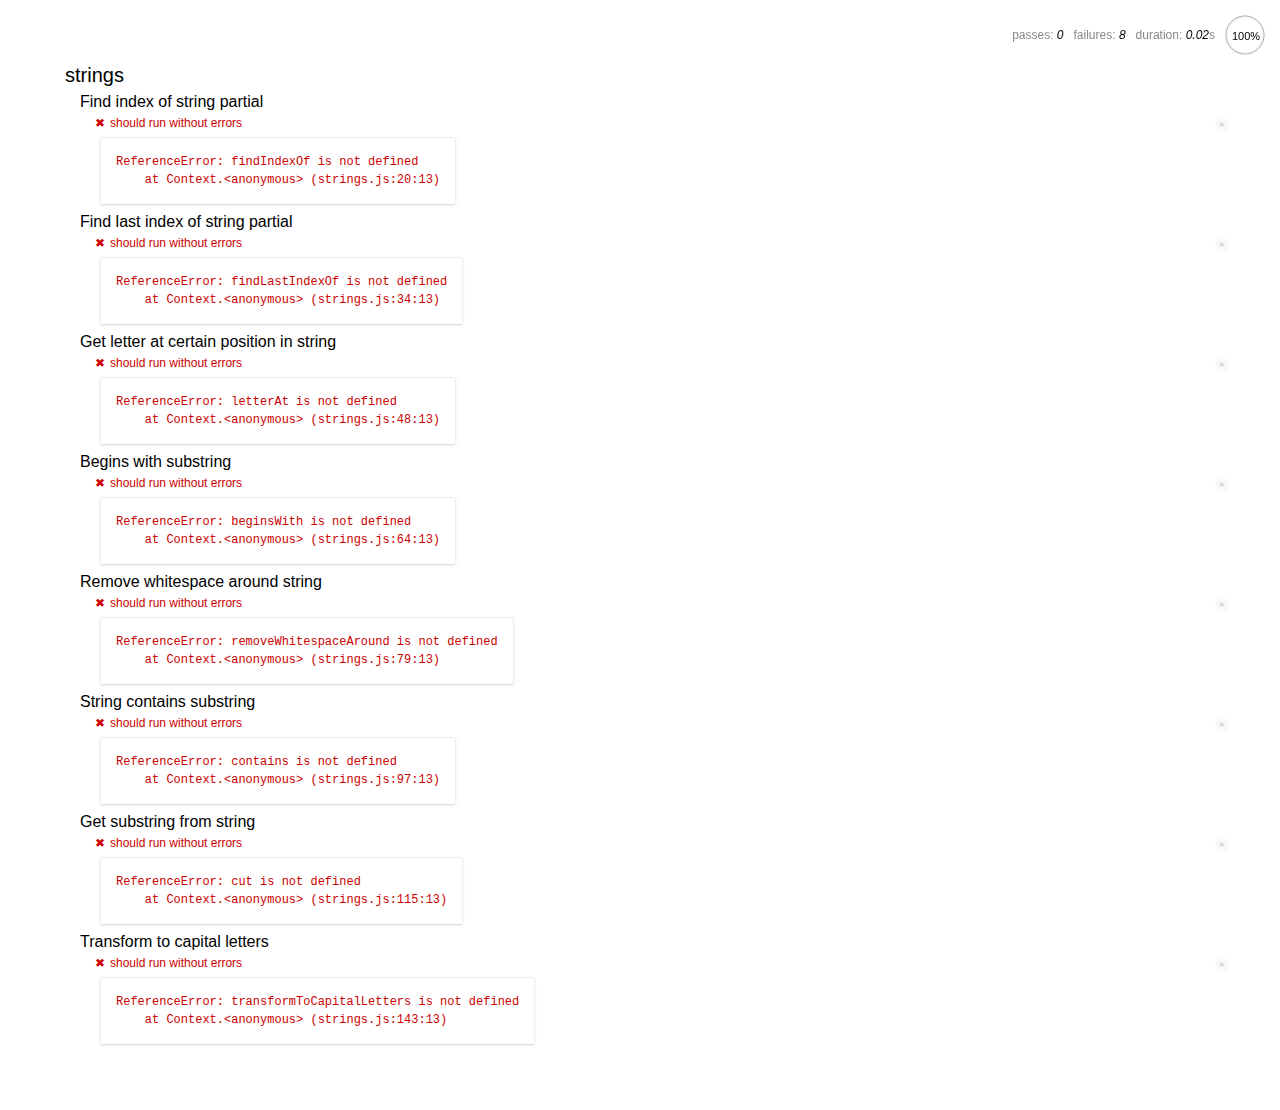
<file: js-exercises/4-standard-lib/strings.html>
<!DOCTYPE html>
<html>
    <head>
        <title>Strings</title>
        <meta charset="utf-8" />
        <link href="../vendor/mocha@6.2.1/mocha.css" rel="stylesheet" />
        <script src="../vendor/chai@4.2.0/chai.js"></script>
        <script src="../vendor/mocha@6.2.1/mocha.js"></script>
    </head>

    <body>
        <div id="mocha"></div>
        <script>
            mocha.setup("bdd");

            var expect = chai.expect;
        </script>
        <script src="strings.js"></script>
        <script>
            mocha.run();
        </script>
    </body>
</html>
</file>
<file: business-card/style.css>
/* General styles - put these straight into your stylesheet */

body {
    margin: 0;
  }
  
  html {
    font-family: 'Helvetica neue', Arial, 'sans serif';
    font-size: 10px;
    background-color: #ccc;
  }
  section{
    margin:0px 0px 0px 0px;
    border-style: solid;
    border-color: black;
    border-radius: 100%;
  }
  
  /* Selectors to be matched up with rulesets */
  h1 h2 p{
      margin: 0px;
      padding: 0px;

  }
  .card{
    line-height: 15px;
  }
  .card header{
    border-radius: 1.5em 1.5em 0 0;
  }
  header h2{
      margin:0px 0px 0px 0px;
      padding:10px 0px 10px 10px;
      font-size: 20px;
      line-height: 205%;
      border-radius: 10%;
  }
footer p{
    margin:0px 0px 0px 0px;
    padding:15px 10px 10px 10px;
    font-size: 13px;
    font-weight: bold;
    line-height: 10px;

}
header{
background-color: red;
}
footer{
  margin:0px 0px 0px 0px;
  padding:2px 0px 2px 0px;
  background-color: red;
}
  article{
      height:120px;
      background-color:rgb(214, 27, 27);
  }
  article p{
      margin: 0px;
      padding: 5px 5px 5px 5px;
      color:whitesmoke;
  }
  .card article img {
    max-height:100%;
    float: right;
    background-color: semi-transparent black;
  }
  .card footer {
    background-image: linear-gradient(to bottom,rgba(0,0,0,0), rgba(0,0,0,0.1));
    border-radius: 0 0 1.5em 1.5em;
  }
  
  .card header .card footer{
    padding: 10px 10px 10px 10px;
    max-height: 50px;
    background-image: linear-gradient(to bottom,rgba(0,0,0,0.1), rgba(0,0,0,0));
    border-radius: 1.5em 1.5em 0 0;
    background-color: red;
  }
  .card{
    width: 35em;
    height: 22em;
    margin: 5em auto;
    background-colour: red;
    border: 0.2em solid black;
    border-radius: 1.5em;
  }
  
  /* Rulesets to be matched up with selectors */
</file>
<file: css-layout/styles.css>
body {
    background-color: #fff;
    color: #333;
    margin: 0;
    font: 1.2em / 1.2 Arial, Helvetica, sans-serif;
}

img {
    max-width: 100%;
    display: block;
}

.logo {
    font-size: 200%;
    padding: 50px 20px;
    margin: 0 auto;
    max-width: 980px;
}

.grid {
    margin: 0 auto;
    padding: 0 20px;
    max-width: 980px;
    display: grid;
    grid-template-columns: 3fr 1fr;
    grid-template-rows: 1fr 1fr 1fr;
}

nav {
    background-color: #000;
    padding: 0.5em;
    position: sticky;
    top: 0px;
    width: auto;
    margin: 0px;
    padding: 0px 20px 0px 20px;
    display: grid;
    grid-template-rows: 1fr auto;
    justify-self: center;
    ;
}

nav ul {
    margin: 0;
    padding: 10px 5px 10px 20px;
    list-style: none;
    display: grid;
    grid-template-columns: 1fr 1fr 1fr 1fr 1fr;
    align-items: flex-end;
}

nav a {
    color: #fff;
    text-decoration: none;
    padding: 0.5em 1em;
}


/*.wrapper {
    display: grid;
    grid-template-columns: 1fr 2fr;
}

.another {
    display: grid;
    grid-template-rows: 1fr 1fr 1fr;
}

.wrapper2 {
    display: grid;
    grid-template-rows: 0.5fr 0.5fr 0.1fr;
    grid-row-gap: 0px;
}*/

.photos {
    list-style: none;
    display: grid;
    grid-template-columns: 1fr 1fr;
    grid-row-gap: 1px;
    margin: 10px;
    padding: 10px;
    height: 70px;
}

.feature {
    width: 200px;
    float: left;
    padding: 30px;
}
</file>
<file: selfproject/style.css>
html{
    max-width: 100%;;
}
 header span{
    margin:0px;
    padding: 10px 10px 100px 10px;
    float:left;
    color:orange;
    font-family: cursive;

}



body{
    max-width: 100%;;
    background-image:red;
    justify-content: center;
}
header{
    margin:0px 0px 0px 0px;
    padding: 5% 5% 5% 5%;
    background-color: aquamarine;
    color:black;

}
.head{
  margin:0% ;
  padding:0% 5% 5% 5%;
  font-size: 80px;


}
nav ul li{
    margin:0px 10px 10px 10px;
    padding: 5px 5px 5px 5px;
    background-color:aquamarine;
    list-style-type: none;
    text-decoration: none;
    font-family: cursive;
    display:inline;
    float:right;
}

body{
    background-color: azure;
    font-family: fantasy;
}
article{
  margin:0%;
  justify-content:center;
  align-content: space-around;
  float:left;
}
aside{
  margin:5px 5px 5px 5px;
  padding:5px 5px 5px 5px;
  float: right;
  text-align: center;
  justify-content: space-around;
}
</file>
<file: js-exercises/vendor/mocha@6.2.1/mocha.css>
@charset "utf-8";

body {
  margin:0;
}

#mocha {
  font: 20px/1.5 "Helvetica Neue", Helvetica, Arial, sans-serif;
  margin: 60px 50px;
}

#mocha ul,
#mocha li {
  margin: 0;
  padding: 0;
}

#mocha ul {
  list-style: none;
}

#mocha h1,
#mocha h2 {
  margin: 0;
}

#mocha h1 {
  margin-top: 15px;
  font-size: 1em;
  font-weight: 200;
}

#mocha h1 a {
  text-decoration: none;
  color: inherit;
}

#mocha h1 a:hover {
  text-decoration: underline;
}

#mocha .suite .suite h1 {
  margin-top: 0;
  font-size: .8em;
}

#mocha .hidden {
  display: none;
}

#mocha h2 {
  font-size: 12px;
  font-weight: normal;
  cursor: pointer;
}

#mocha .suite {
  margin-left: 15px;
}

#mocha .test {
  margin-left: 15px;
  overflow: hidden;
}

#mocha .test.pending:hover h2::after {
  content: '(pending)';
  font-family: arial, sans-serif;
}

#mocha .test.pass.medium .duration {
  background: #c09853;
}

#mocha .test.pass.slow .duration {
  background: #b94a48;
}

#mocha .test.pass::before {
  content: '✓';
  font-size: 12px;
  display: block;
  float: left;
  margin-right: 5px;
  color: #00d6b2;
}

#mocha .test.pass .duration {
  font-size: 9px;
  margin-left: 5px;
  padding: 2px 5px;
  color: #fff;
  -webkit-box-shadow: inset 0 1px 1px rgba(0,0,0,.2);
  -moz-box-shadow: inset 0 1px 1px rgba(0,0,0,.2);
  box-shadow: inset 0 1px 1px rgba(0,0,0,.2);
  -webkit-border-radius: 5px;
  -moz-border-radius: 5px;
  -ms-border-radius: 5px;
  -o-border-radius: 5px;
  border-radius: 5px;
}

#mocha .test.pass.fast .duration {
  display: none;
}

#mocha .test.pending {
  color: #0b97c4;
}

#mocha .test.pending::before {
  content: '◦';
  color: #0b97c4;
}

#mocha .test.fail {
  color: #c00;
}

#mocha .test.fail pre {
  color: black;
}

#mocha .test.fail::before {
  content: '✖';
  font-size: 12px;
  display: block;
  float: left;
  margin-right: 5px;
  color: #c00;
}

#mocha .test pre.error {
  color: #c00;
  max-height: 300px;
  overflow: auto;
}

#mocha .test .html-error {
  overflow: auto;
  color: black;
  display: block;
  float: left;
  clear: left;
  font: 12px/1.5 monaco, monospace;
  margin: 5px;
  padding: 15px;
  border: 1px solid #eee;
  max-width: 85%; /*(1)*/
  max-width: -webkit-calc(100% - 42px);
  max-width: -moz-calc(100% - 42px);
  max-width: calc(100% - 42px); /*(2)*/
  max-height: 300px;
  word-wrap: break-word;
  border-bottom-color: #ddd;
  -webkit-box-shadow: 0 1px 3px #eee;
  -moz-box-shadow: 0 1px 3px #eee;
  box-shadow: 0 1px 3px #eee;
  -webkit-border-radius: 3px;
  -moz-border-radius: 3px;
  border-radius: 3px;
}

#mocha .test .html-error pre.error {
  border: none;
  -webkit-border-radius: 0;
  -moz-border-radius: 0;
  border-radius: 0;
  -webkit-box-shadow: 0;
  -moz-box-shadow: 0;
  box-shadow: 0;
  padding: 0;
  margin: 0;
  margin-top: 18px;
  max-height: none;
}

/**
 * (1): approximate for browsers not supporting calc
 * (2): 42 = 2*15 + 2*10 + 2*1 (padding + margin + border)
 *      ^^ seriously
 */
#mocha .test pre {
  display: block;
  float: left;
  clear: left;
  font: 12px/1.5 monaco, monospace;
  margin: 5px;
  padding: 15px;
  border: 1px solid #eee;
  max-width: 85%; /*(1)*/
  max-width: -webkit-calc(100% - 42px);
  max-width: -moz-calc(100% - 42px);
  max-width: calc(100% - 42px); /*(2)*/
  word-wrap: break-word;
  border-bottom-color: #ddd;
  -webkit-box-shadow: 0 1px 3px #eee;
  -moz-box-shadow: 0 1px 3px #eee;
  box-shadow: 0 1px 3px #eee;
  -webkit-border-radius: 3px;
  -moz-border-radius: 3px;
  border-radius: 3px;
}

#mocha .test h2 {
  position: relative;
}

#mocha .test a.replay {
  position: absolute;
  top: 3px;
  right: 0;
  text-decoration: none;
  vertical-align: middle;
  display: block;
  width: 15px;
  height: 15px;
  line-height: 15px;
  text-align: center;
  background: #eee;
  font-size: 15px;
  -webkit-border-radius: 15px;
  -moz-border-radius: 15px;
  border-radius: 15px;
  -webkit-transition:opacity 200ms;
  -moz-transition:opacity 200ms;
  -o-transition:opacity 200ms;
  transition: opacity 200ms;
  opacity: 0.3;
  color: #888;
}

#mocha .test:hover a.replay {
  opacity: 1;
}

#mocha-report.pass .test.fail {
  display: none;
}

#mocha-report.fail .test.pass {
  display: none;
}

#mocha-report.pending .test.pass,
#mocha-report.pending .test.fail {
  display: none;
}
#mocha-report.pending .test.pass.pending {
  display: block;
}

#mocha-error {
  color: #c00;
  font-size: 1.5em;
  font-weight: 100;
  letter-spacing: 1px;
}

#mocha-stats {
  position: fixed;
  top: 15px;
  right: 10px;
  font-size: 12px;
  margin: 0;
  color: #888;
  z-index: 1;
}

#mocha-stats .progress {
  float: right;
  padding-top: 0;

  /**
   * Set safe initial values, so mochas .progress does not inherit these
   * properties from Bootstrap .progress (which causes .progress height to
   * equal line height set in Bootstrap).
   */
  height: auto;
  -webkit-box-shadow: none;
  -moz-box-shadow: none;
  box-shadow: none;
  background-color: initial;
}

#mocha-stats em {
  color: black;
}

#mocha-stats a {
  text-decoration: none;
  color: inherit;
}

#mocha-stats a:hover {
  border-bottom: 1px solid #eee;
}

#mocha-stats li {
  display: inline-block;
  margin: 0 5px;
  list-style: none;
  padding-top: 11px;
}

#mocha-stats canvas {
  width: 40px;
  height: 40px;
}

#mocha code .comment { color: #ddd; }
#mocha code .init { color: #2f6fad; }
#mocha code .string { color: #5890ad; }
#mocha code .keyword { color: #8a6343; }
#mocha code .number { color: #2f6fad; }

@media screen and (max-device-width: 480px) {
  #mocha {
    margin: 60px 0px;
  }

  #mocha #stats {
    position: absolute;
  }
}
</file>
<file: js-exercises/3-dom/style.css>
html {
  font-size: 10px;
  background: url(http://i.imgur.com/b9r5sEL.jpg) bottom center;
  background-size: cover;
}

body, html {
  margin: 0;
  padding: 0;
  font-family: sans-serif;
}

.keys {
  display: flex;
  flex: 1;
  min-height: 100vh;
  align-items: center;
  justify-content: center;
}

.key {
  border: .4rem solid black;
  border-radius: .5rem;
  margin: 1rem;
  font-size: 1.5rem;
  padding: 1rem .5rem;
  transition: all .07s ease;
  width: 10rem;
  text-align: center;
  color: white;
  background: rgba(0, 0, 0, 0.4);
  text-shadow: 0 0 .5rem black;
}

.playing {
  transform: scale(1.1);
  border-color: #ffc600;
  box-shadow: 0 0 1rem #ffc600;
}

kbd {
  display: block;
  font-size: 4rem;
}

.sound {
  font-size: 1.2rem;
  text-transform: uppercase;
  letter-spacing: .1rem;
  color: #ffc600;
}
</file>
